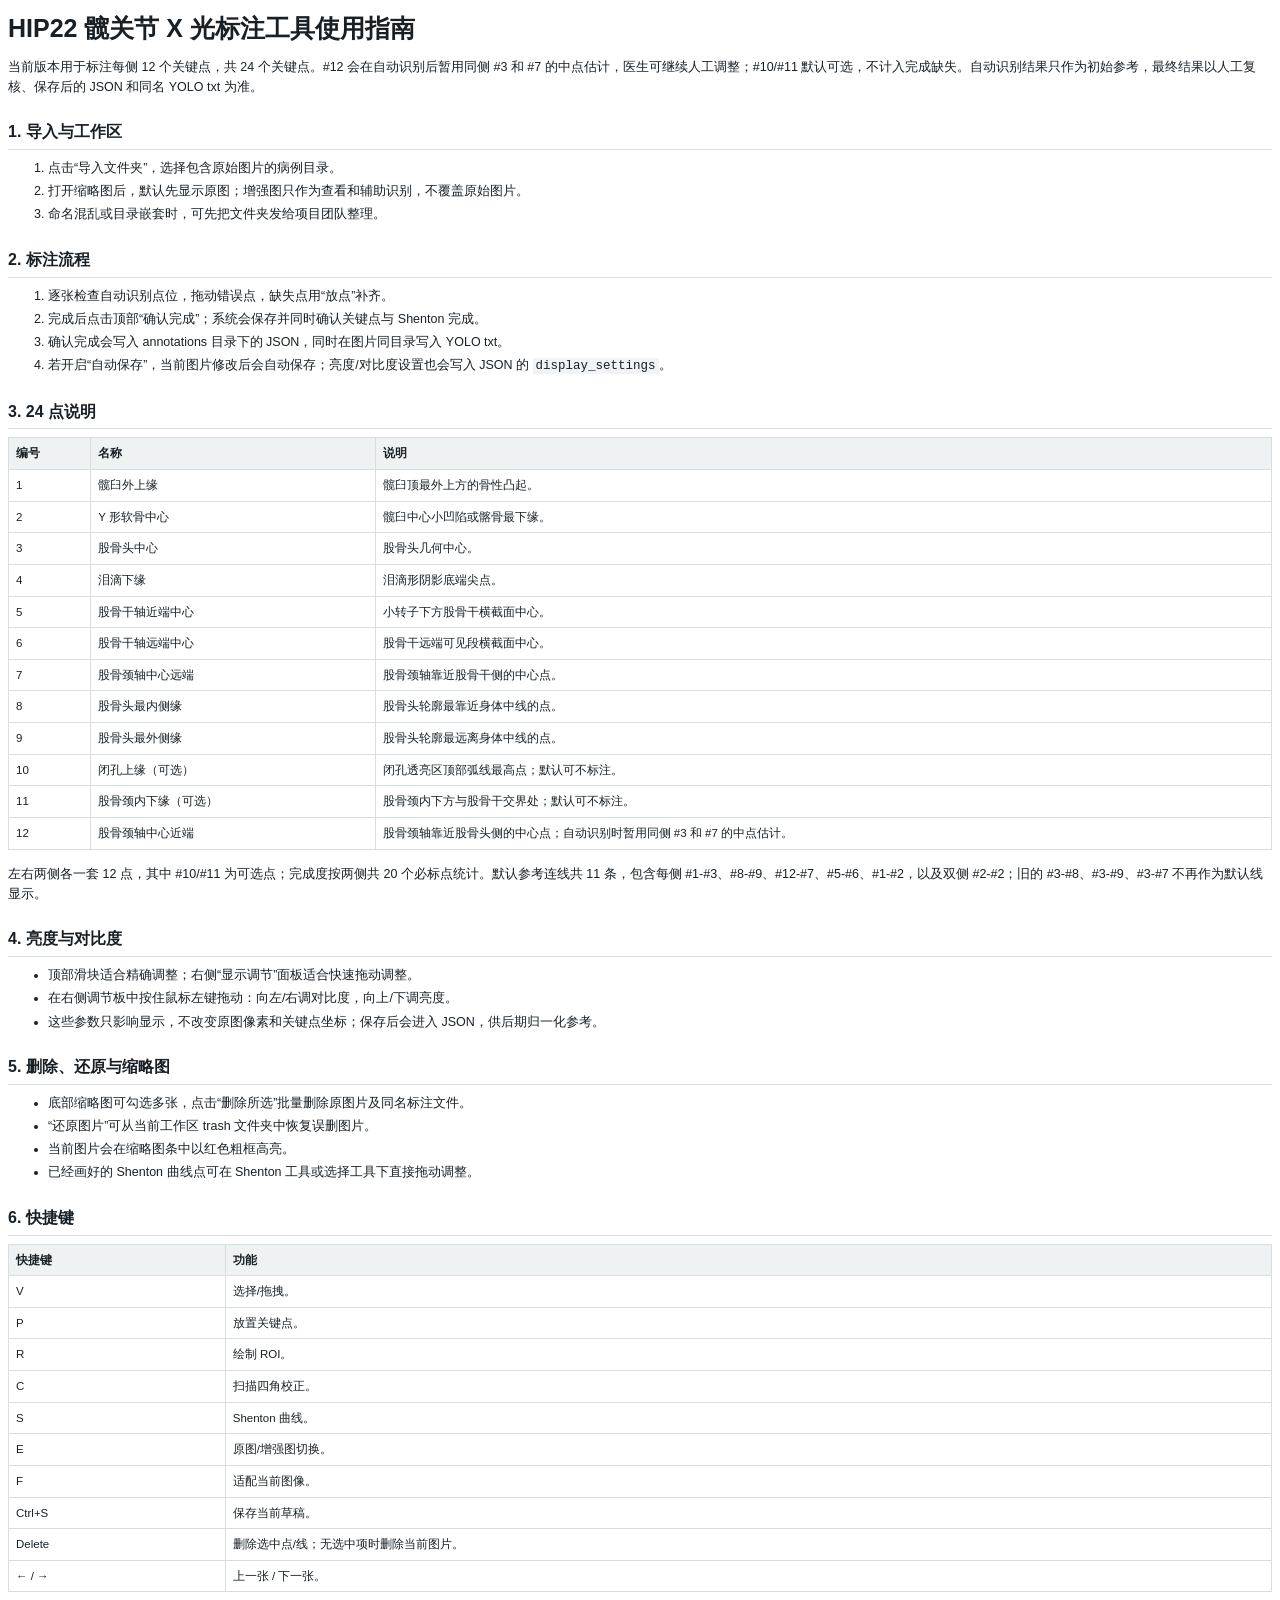
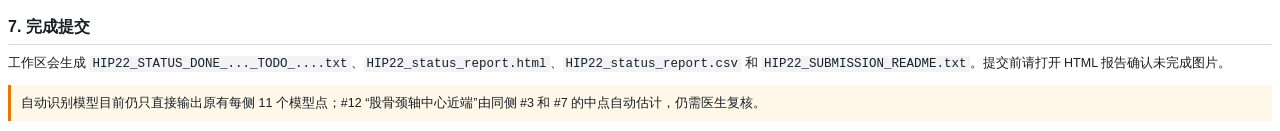
<file: docs/HIP22-使用指南.html>
<!doctype html>
<html lang="zh-CN">
  <head>
    <meta charset="utf-8" />
    <title>HIP22 髋关节 X 光标注工具使用指南</title>
    <style>
      @page { size: A4; margin: 18mm; }
      body {
        font-family: "Noto Sans CJK SC", "Microsoft YaHei", "PingFang SC", Arial, sans-serif;
        color: #182026;
        line-height: 1.62;
        font-size: 12.5px;
      }
      h1 { font-size: 25px; margin: 0 0 8px; }
      h2 { font-size: 16px; margin: 22px 0 8px; border-bottom: 1px solid #d7dee2; padding-bottom: 4px; }
      h3 { font-size: 13px; margin: 14px 0 5px; }
      p, ul, ol { margin: 6px 0; }
      li { margin: 3px 0; }
      table { width: 100%; border-collapse: collapse; margin: 8px 0 14px; font-size: 11.5px; }
      th, td { border: 1px solid #d7dee2; padding: 6px 7px; vertical-align: top; }
      th { background: #eef2f3; text-align: left; }
      .note { border-left: 3px solid #1c7ed6; background: #eef7ff; padding: 8px 10px; margin: 10px 0; }
      .warn { border-left: 3px solid #e67700; background: #fff8e8; padding: 8px 10px; margin: 10px 0; }
      code { font-family: Consolas, "Courier New", monospace; background: #f1f3f5; padding: 1px 3px; }
    </style>
  </head>
  <body>
    <h1>HIP22 髋关节 X 光标注工具使用指南</h1>
    <p>当前版本用于标注每侧 12 个关键点，共 24 个关键点。#12 会在自动识别后暂用同侧 #3 和 #7 的中点估计，医生可继续人工调整；#10/#11 默认可选，不计入完成缺失。自动识别结果只作为初始参考，最终结果以人工复核、保存后的 JSON 和同名 YOLO txt 为准。</p>

    <h2>1. 导入与工作区</h2>
    <ol>
      <li>点击“导入文件夹”，选择包含原始图片的病例目录。</li>
      <li>打开缩略图后，默认先显示原图；增强图只作为查看和辅助识别，不覆盖原始图片。</li>
      <li>命名混乱或目录嵌套时，可先把文件夹发给项目团队整理。</li>
    </ol>

    <h2>2. 标注流程</h2>
    <ol>
      <li>逐张检查自动识别点位，拖动错误点，缺失点用“放点”补齐。</li>
      <li>完成后点击顶部“确认完成”；系统会保存并同时确认关键点与 Shenton 完成。</li>
      <li>确认完成会写入 annotations 目录下的 JSON，同时在图片同目录写入 YOLO txt。</li>
      <li>若开启“自动保存”，当前图片修改后会自动保存；亮度/对比度设置也会写入 JSON 的 <code>display_settings</code>。</li>
    </ol>

    <h2>3. 24 点说明</h2>
    <table>
      <thead><tr><th>编号</th><th>名称</th><th>说明</th></tr></thead>
      <tbody>
        <tr><td>1</td><td>髋臼外上缘</td><td>髋臼顶最外上方的骨性凸起。</td></tr>
        <tr><td>2</td><td>Y 形软骨中心</td><td>髋臼中心小凹陷或髂骨最下缘。</td></tr>
        <tr><td>3</td><td>股骨头中心</td><td>股骨头几何中心。</td></tr>
        <tr><td>4</td><td>泪滴下缘</td><td>泪滴形阴影底端尖点。</td></tr>
        <tr><td>5</td><td>股骨干轴近端中心</td><td>小转子下方股骨干横截面中心。</td></tr>
        <tr><td>6</td><td>股骨干轴远端中心</td><td>股骨干远端可见段横截面中心。</td></tr>
        <tr><td>7</td><td>股骨颈轴中心远端</td><td>股骨颈轴靠近股骨干侧的中心点。</td></tr>
        <tr><td>8</td><td>股骨头最内侧缘</td><td>股骨头轮廓最靠近身体中线的点。</td></tr>
        <tr><td>9</td><td>股骨头最外侧缘</td><td>股骨头轮廓最远离身体中线的点。</td></tr>
        <tr><td>10</td><td>闭孔上缘（可选）</td><td>闭孔透亮区顶部弧线最高点；默认可不标注。</td></tr>
        <tr><td>11</td><td>股骨颈内下缘（可选）</td><td>股骨颈内下方与股骨干交界处；默认可不标注。</td></tr>
        <tr><td>12</td><td>股骨颈轴中心近端</td><td>股骨颈轴靠近股骨头侧的中心点；自动识别时暂用同侧 #3 和 #7 的中点估计。</td></tr>
      </tbody>
    </table>
    <p>左右两侧各一套 12 点，其中 #10/#11 为可选点；完成度按两侧共 20 个必标点统计。默认参考连线共 11 条，包含每侧 #1-#3、#8-#9、#12-#7、#5-#6、#1-#2，以及双侧 #2-#2；旧的 #3-#8、#3-#9、#3-#7 不再作为默认线显示。</p>

    <h2>4. 亮度与对比度</h2>
    <ul>
      <li>顶部滑块适合精确调整；右侧“显示调节”面板适合快速拖动调整。</li>
      <li>在右侧调节板中按住鼠标左键拖动：向左/右调对比度，向上/下调亮度。</li>
      <li>这些参数只影响显示，不改变原图像素和关键点坐标；保存后会进入 JSON，供后期归一化参考。</li>
    </ul>

    <h2>5. 删除、还原与缩略图</h2>
    <ul>
      <li>底部缩略图可勾选多张，点击“删除所选”批量删除原图片及同名标注文件。</li>
      <li>“还原图片”可从当前工作区 trash 文件夹中恢复误删图片。</li>
      <li>当前图片会在缩略图条中以红色粗框高亮。</li>
      <li>已经画好的 Shenton 曲线点可在 Shenton 工具或选择工具下直接拖动调整。</li>
    </ul>

    <h2>6. 快捷键</h2>
    <table>
      <thead><tr><th>快捷键</th><th>功能</th></tr></thead>
      <tbody>
        <tr><td>V</td><td>选择/拖拽。</td></tr>
        <tr><td>P</td><td>放置关键点。</td></tr>
        <tr><td>R</td><td>绘制 ROI。</td></tr>
        <tr><td>C</td><td>扫描四角校正。</td></tr>
        <tr><td>S</td><td>Shenton 曲线。</td></tr>
        <tr><td>E</td><td>原图/增强图切换。</td></tr>
        <tr><td>F</td><td>适配当前图像。</td></tr>
        <tr><td>Ctrl+S</td><td>保存当前草稿。</td></tr>
        <tr><td>Delete</td><td>删除选中点/线；无选中项时删除当前图片。</td></tr>
        <tr><td>← / →</td><td>上一张 / 下一张。</td></tr>
      </tbody>
    </table>

    <h2>7. 完成提交</h2>
    <p>工作区会生成 <code>HIP22_STATUS_DONE_..._TODO_....txt</code>、<code>HIP22_status_report.html</code>、<code>HIP22_status_report.csv</code> 和 <code>HIP22_SUBMISSION_README.txt</code>。提交前请打开 HTML 报告确认未完成图片。</p>
    <div class="warn">自动识别模型目前仍只直接输出原有每侧 11 个模型点；#12 “股骨颈轴中心近端”由同侧 #3 和 #7 的中点自动估计，仍需医生复核。</div>
  </body>
</html>
</file>
